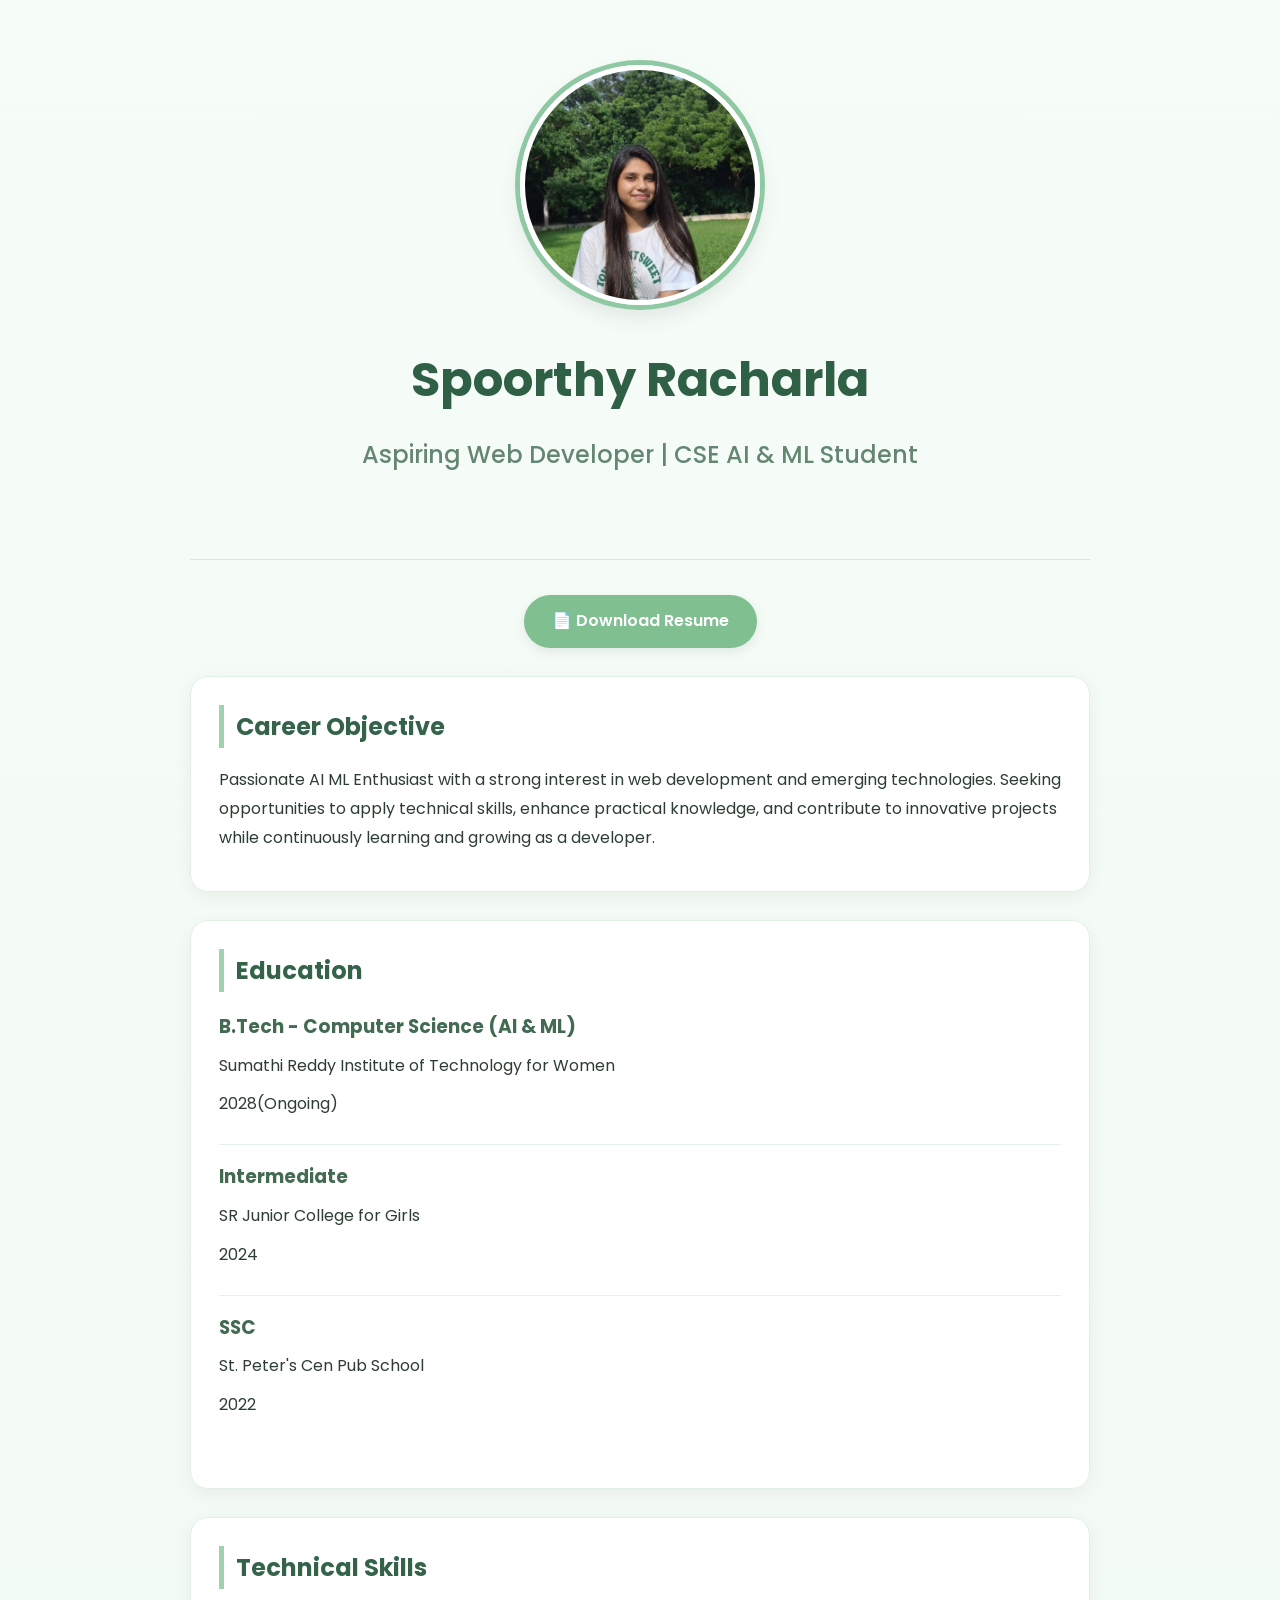
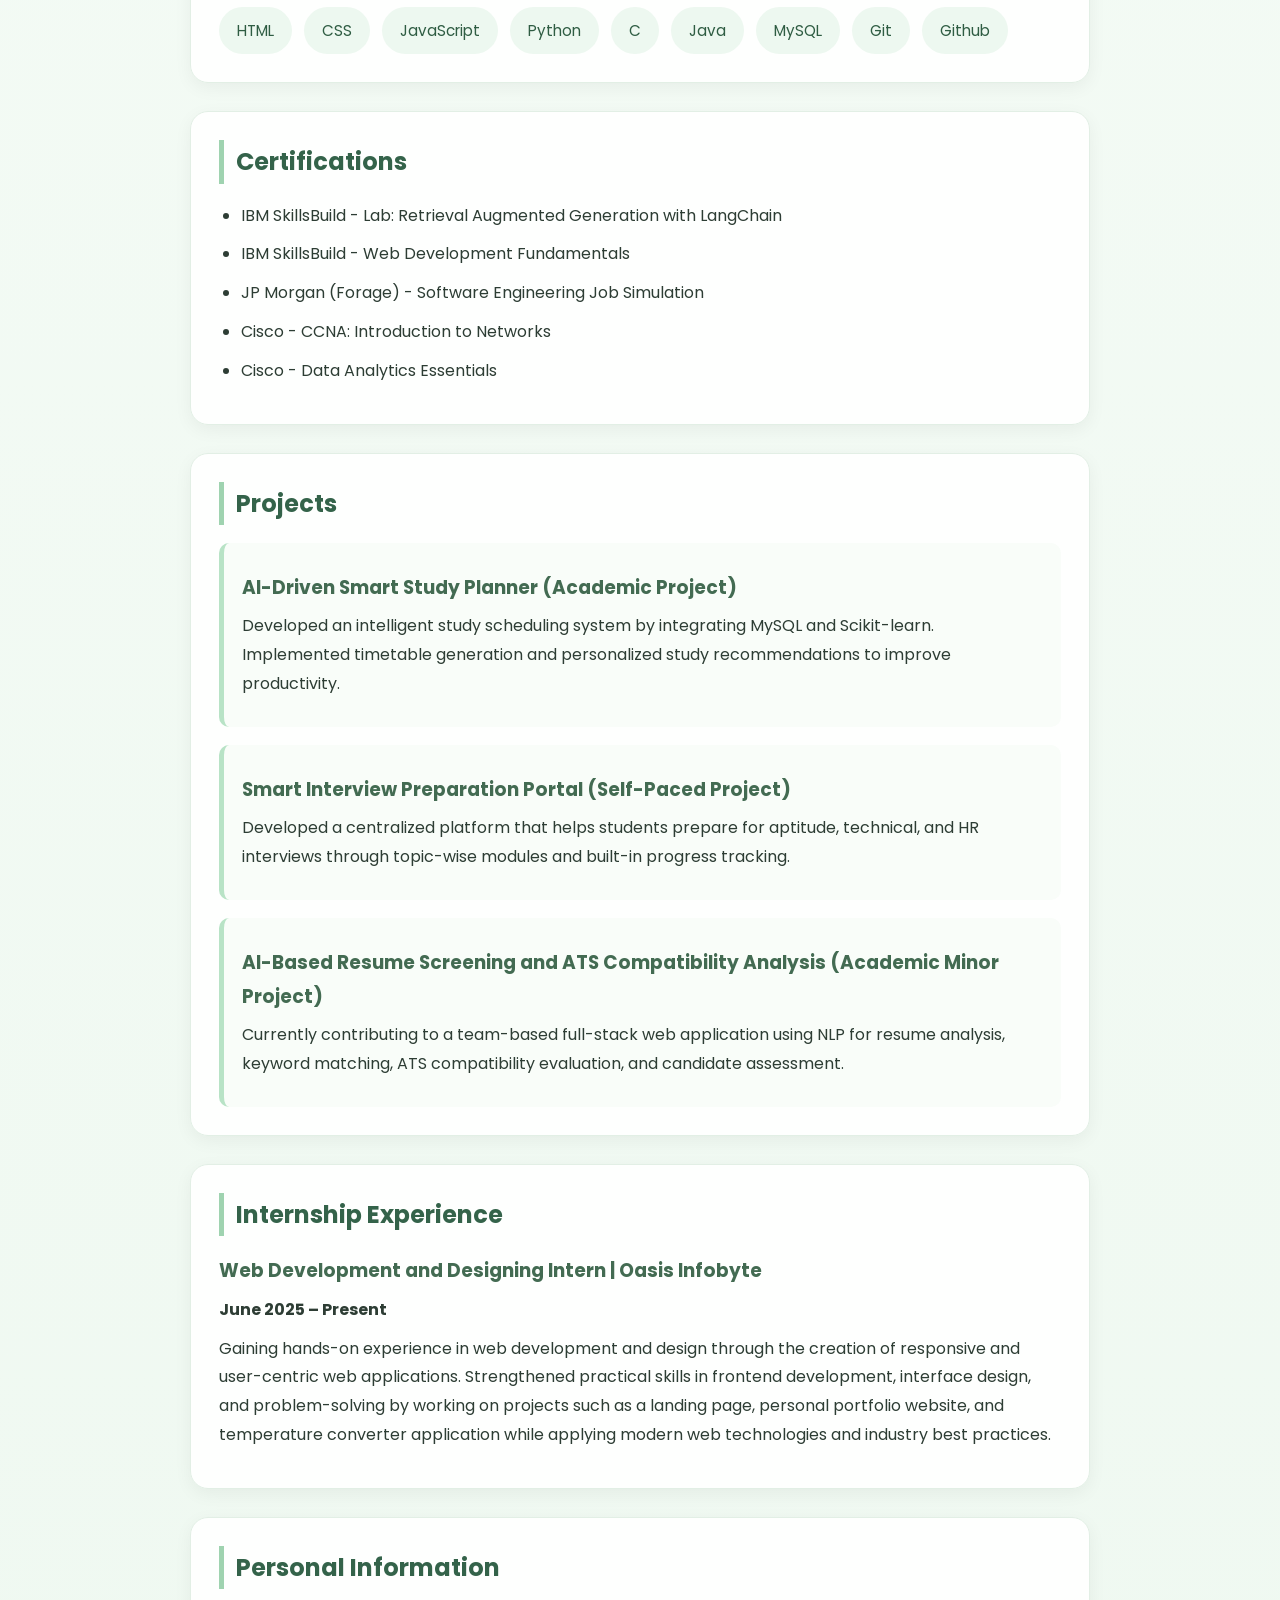
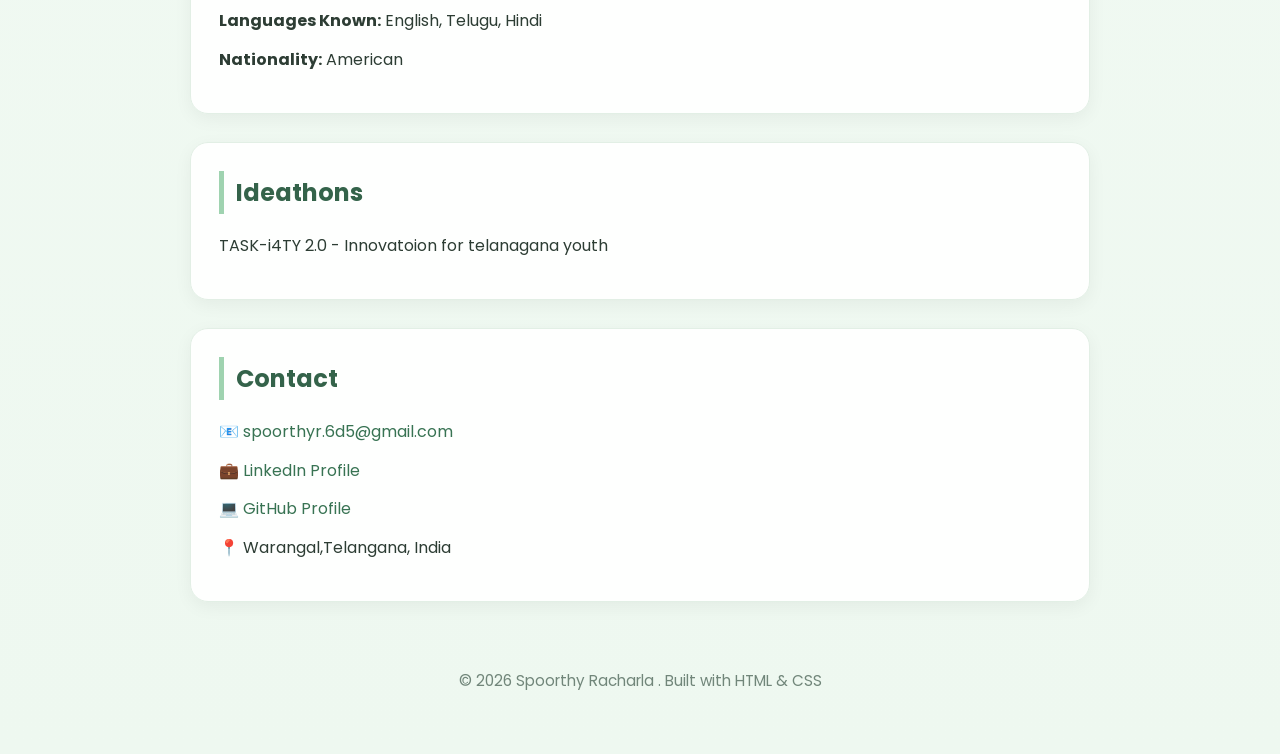
<file: WebDev-L2-Personal Portfolio/index.html>
<!DOCTYPE html>
<html lang="en">
<head>
    <meta charset="UTF-8">
    <meta name="viewport" content="width=device-width, initial-scale=1.0">
    <title>Spoorthy Racharla | Portfolio</title>

    <!-- CSS -->
    <link rel="stylesheet" href="style.css">

    <!-- Google Font -->
    <link rel="preconnect" href="https://fonts.googleapis.com">
    <link rel="preconnect" href="https://fonts.gstatic.com" crossorigin>
    <link
        href="https://fonts.googleapis.com/css2?family=Poppins:wght@300;400;500;600;700&display=swap"
        rel="stylesheet">
</head>

<body>

    <!-- ================= HERO ================= -->

    <header class="hero">

        <img
            src="prof.png"
            alt="Spoorthy Racharla"
            class="profile-image"
        >

        <h1>Spoorthy Racharla</h1>

        <h2>Aspiring Web Developer | CSE AI & ML Student </h2>
        <div class="hero-contact">

        </div>

    </header>

    <hr class="section-divider">
    <div class="resume-btn-container">
    <a href="Resume 2.pdf"
       target="_blank"
       class="resume-btn">
        📄 Download Resume
    </a>
    </div>



    <!-- ================= CAREER OBJECTIVE ================= -->

    <section class="card">

        <h2>Career Objective</h2>

        <p>
            Passionate AI ML Enthusiast with
            a strong interest in web development and emerging technologies.
            Seeking opportunities to apply technical skills, enhance practical
            knowledge, and contribute to innovative projects while continuously
            learning and growing as a developer.
        </p>

    </section>
    <!-- ================= EDUCATION ================= -->

    <section class="card">

        <h2>Education</h2>

        <div class="education-item">

            <h3>B.Tech - Computer Science (AI & ML)</h3>

            <p>Sumathi Reddy Institute of Technology for Women</p>

            <p>2028(Ongoing)</p>

        </div>

        <div class="education-item">

            <h3>Intermediate</h3>

            <p>SR Junior College for Girls</p>

            <p>2024</p>

        </div>

        <div class="education-item">

            <h3>SSC</h3>

            <p>St. Peter's Cen Pub School</p>

            <p>2022</p>

        </div>

    </section>

    <!-- ================= TECHNICAL SKILLS ================= -->

    <section class="card">

        <h2>Technical Skills</h2>

        <div class="skills-grid">

            <div class="skill-box">HTML</div>

            <div class="skill-box">CSS</div>

            <div class="skill-box">JavaScript</div>

            <div class="skill-box">Python</div>

            <div class="skill-box">C</div>

            <div class="skill-box">Java</div>

            <div class="skill-box">MySQL</div>

            <div class="skill-box">Git </div>

            <div class="skill-box">Github </div>

        </div>

    </section>
    <!-- ================= CERTIFICATIONS ================= -->

    <section class="card">

        <h2>Certifications</h2>

        <ul>

            <li>IBM SkillsBuild - Lab: Retrieval Augmented Generation with LangChain</li>

            <li>IBM SkillsBuild - Web Development Fundamentals</li>

            <li>JP Morgan (Forage) - Software Engineering Job Simulation</li>

            <li>Cisco - CCNA: Introduction to Networks</li>

            <li>Cisco - Data Analytics Essentials</li>

        </ul>

    </section>


    <!-- ================= PROJECTS ================= -->

    <section class="card">

        <h2>Projects</h2>

        <div class="project">

            <h3>AI-Driven Smart Study Planner (Academic Project)</h3>

            <p>
                Developed an intelligent study scheduling system by integrating
                MySQL and Scikit-learn. Implemented timetable generation and
                personalized study recommendations to improve productivity.
            </p>

        </div>

        <div class="project">

            <h3>Smart Interview Preparation Portal (Self-Paced Project)</h3>

            <p>
                Developed a centralized platform that helps students prepare
                for aptitude, technical, and HR interviews through topic-wise
                modules and built-in progress tracking.
            </p>

        </div>

        <div class="project">

            <h3>
                AI-Based Resume Screening and ATS Compatibility Analysis
                (Academic Minor Project)
            </h3>

            <p>
                Currently contributing to a team-based full-stack web
                application using NLP for resume analysis, keyword matching,
                ATS compatibility evaluation, and candidate assessment.
            </p>

        </div>

    </section>

    <!-- ================= INTERNSHIP ================= -->

    <section class="card">

        <h2>Internship Experience</h2>

        <h3>Web Development and Designing Intern | Oasis Infobyte</h3>

        <p><strong>June 2025 – Present</strong></p>

        <p>
            Gaining hands-on experience in web development and design through
            the creation of responsive and user-centric web applications.
            Strengthened practical skills in frontend development, interface
            design, and problem-solving by working on projects such as a
            landing page, personal portfolio website, and temperature
            converter application while applying modern web technologies
            and industry best practices.
        </p>

    </section>
    
    <!-- ================= PERSONAL INFORMATION ================= -->

    <section class="card">

        <h2>Personal Information</h2>
        <p><strong>Languages Known:</strong> English, Telugu, Hindi</p>

        <p>
            <strong>Nationality:</strong> American
        </p>

    </section>
    <section class="card"> 
        <h2> Ideathons</h2>
        <p> TASK-i4TY 2.0 - Innovatoion for telanagana youth</p>
    </section>

<!-- ================= CONTACT ================= -->

<section class="card">

    <h2>Contact</h2>

    <p>
        📧
        <a href="mailto:spoorthyr.6d5@gmail.com">
            spoorthyr.6d5@gmail.com
        </a>
    </p>
    <p>
        💼
        <a href="https://www.linkedin.com/in/spoorthy-r-52669b342/"
           target="_blank">
            LinkedIn Profile
        </a>
    </p>

    <p>
        💻
        <a href="https://github.com/spoorthyr6d5"
           target="_blank">
            GitHub Profile
        </a>
    </p>
    <p>
        📍 Warangal,Telangana, India
    </p>
</section>



    <!-- ================= FOOTER ================= -->

    <footer>

        <p>
            © 2026 Spoorthy Racharla . Built with HTML & CSS
        </p>

    </footer>

</body>
</html>
</file>
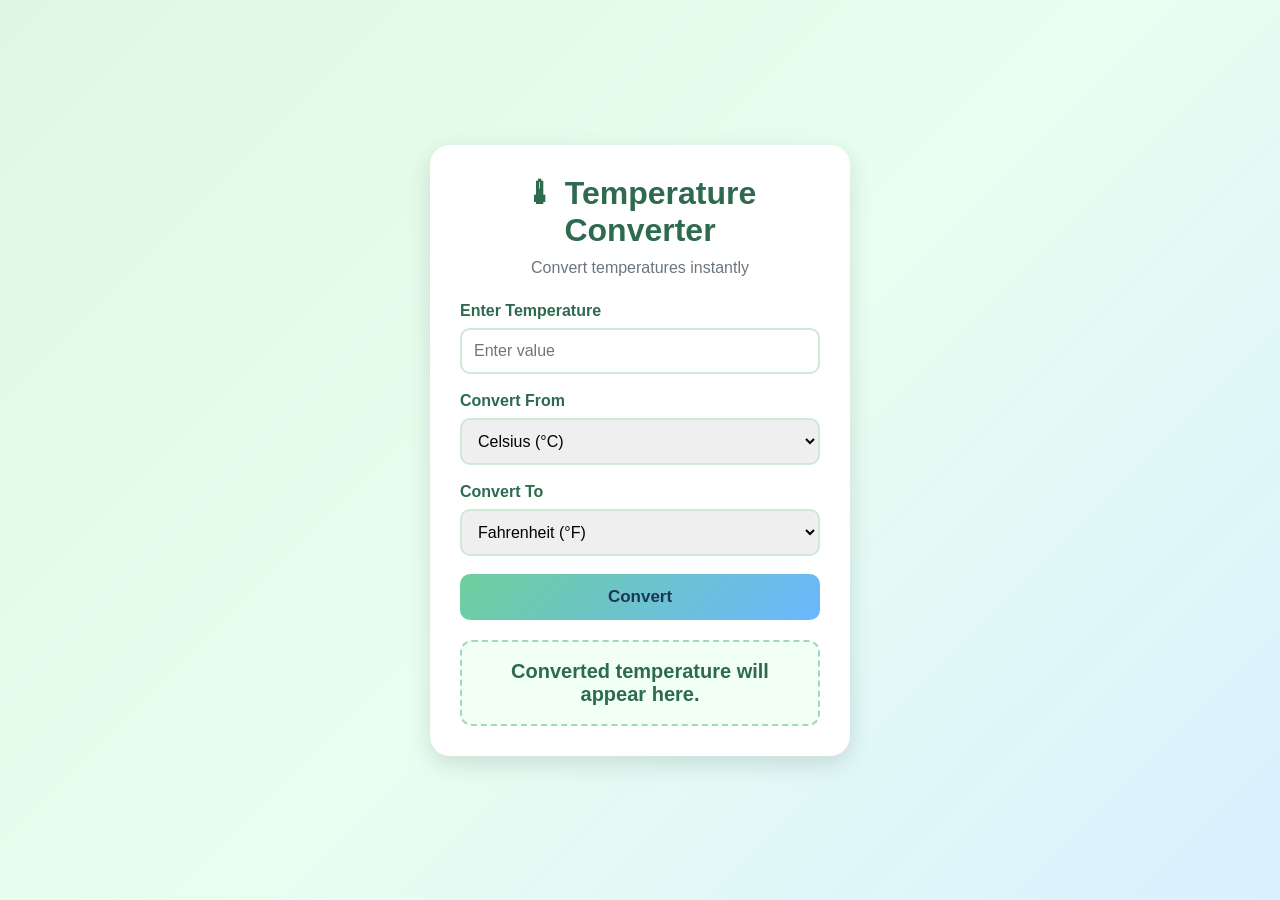
<file: WebDev-L3-Temperature Converter Website/index.html>
<!DOCTYPE html>
<html lang="en">
<head>
    <meta charset="UTF-8">
    <meta name="viewport" content="width=device-width, initial-scale=1.0">
    <title>Temperature Converter</title>
    <link rel="stylesheet" href="style.css">
</head>
<body>

<div class="container">
    <div class="card">
        <h1>🌡 Temperature Converter</h1>
        <p class="subtitle">Convert temperatures instantly</p>

        <div class="input-group">
            <label for="temperature">Enter Temperature</label>
            <input type="text" id="temperature" placeholder="Enter value">
        </div>

        <div class="input-group">
            <label for="fromUnit">Convert From</label>
            <select id="fromUnit">
                <option value="celsius">Celsius (°C)</option>
                <option value="fahrenheit">Fahrenheit (°F)</option>
                <option value="kelvin">Kelvin (K)</option>
            </select>
        </div>

        <div class="input-group">
            <label for="toUnit">Convert To</label>
            <select id="toUnit">
                <option value="fahrenheit">Fahrenheit (°F)</option>
                <option value="celsius">Celsius (°C)</option>
                <option value="kelvin">Kelvin (K)</option>
            </select>
        </div>

        <button id="convertBtn">Convert</button>

        <div class="result-box" id="result">
            Converted temperature will appear here.
        </div>
    </div>
</div>

<script src="script.js"></script>
</body>
</html>
</file>
<file: WebDev-L2-Personal Portfolio/style.css>
/* ===========================
   RESET
=========================== */

* {
    margin: 0;
    padding: 0;
    box-sizing: border-box;
}

html {
    scroll-behavior: smooth;
}

/* ===========================
   BODY
=========================== */

body {
    font-family: "Poppins", sans-serif;
    background: linear-gradient(to bottom, #f6fcf7, #eef8f0);
    color: #2d3d34;
    line-height: 1.8;
    padding: 35px 15px;
}

/* ===========================
   HERO
=========================== */

.hero {
    max-width: 900px;
    margin: auto;
    text-align: center;
    padding: 30px 20px;
    animation: fadeUp 0.8s ease;
}

.profile-image {
    width: 240px;
    height: 240px;
    object-fit: cover;
    border-radius: 50%;

    border: 5px solid white;

    box-shadow:
        0 0 0 5px #8fc9a3,
        0 10px 25px rgba(0, 0, 0, 0.1);

    transition: all 0.3s ease;
}

.profile-image:hover {
    transform: scale(1.05);
}

/* Resume Button */

.resume-btn-container {
    display: flex;
    justify-content: center;
    align-items: center;
    margin-top: 25px;
    margin-bottom: 15px;
}

.resume-btn {
    display: inline-block;
    padding: 12px 28px;

    background: #7fbf90;
    color: lab(100% 0.01 -0.01);

    border-radius: 30px;

    font-weight: 600;

    text-decoration: none;

    transition: all 0.3s ease;

    box-shadow: 0 4px 12px rgba(0,0,0,0.08);
}

.resume-btn:hover {
    background: #5ca873;
    transform: translateY(-2px);
    box-shadow: 0 8px 18px rgba(0,0,0,0.12);
}



.hero h1 {
    margin-top: 22px;
    font-size: 3rem;
    color: #2f6045;
}

.hero h2 {
    margin-top: 10px;
    font-weight: 500;
    color: #658772;
}

.hero-text {
    margin: 20px auto;
    max-width: 650px;
    color: #56665d;
    font-size: 1rem;
}

.hero-contact {
    margin-top: 18px;
}

.hero-contact p {
    margin: 8px 0;
}

/* ===========================
   LINKS
=========================== */

a {
    color: #387353;
    text-decoration: none;
    transition: 0.3s;
}

a:hover {
    color: #59a174;
}

/* ===========================
   DIVIDER
=========================== */

.section-divider {
    max-width: 900px;
    margin: 35px auto;
    border: none;
    height: 1px;
    background: #d7eadb;
}

/* ===========================
   CARD
=========================== */

.card {

    max-width: 900px;

    margin: 28px auto;

    padding: 28px;

    background: rgba(255, 255, 255, 0.95);

    border-radius: 18px;

    border: 1px solid #e2efe5;

    box-shadow:
        0 5px 18px rgba(0, 0, 0, 0.05);

    transition:
        transform 0.3s ease,
        box-shadow 0.3s ease;

    animation: fadeUp 0.8s ease;
}

.card:hover {

    transform: translateY(-4px);

    box-shadow:
        0 10px 28px rgba(86, 126, 101, 0.12);
}

/* ===========================
   HEADINGS
=========================== */

.card h2 {

    color: #34634a;

    border-left: 5px solid #9fd3b0;

    padding-left: 12px;

    margin-bottom: 18px;
}

.card h3 {

    color: #436b52;

    margin-bottom: 8px;

    margin-top: 10px;
}

.card p {

    margin-bottom: 10px;
}

/* ===========================
   SKILLS
=========================== */

.skills-grid {

    display: flex;

    flex-wrap: wrap;

    gap: 12px;

    margin-top: 18px;
}

.skill-box {

    background: #edf8f0;

    color: #2f5d43;

    padding: 10px 18px;

    border-radius: 30px;

    transition: 0.3s ease;

    cursor: default;

    font-size: 0.95rem;
}

.skill-box:hover {

    background: #d7efdf;

    transform: scale(1.05);
}

/* ===========================
   PROJECTS
=========================== */

.project {

    margin-top: 18px;

    padding: 18px;

    background: #f9fdf9;

    border-left: 5px solid #b8e3c6;

    border-radius: 10px;

    transition: 0.3s ease;
}

.project:hover {

    border-left-color: #68af84;

    transform: translateX(5px);
}

/* ===========================
   EDUCATION
=========================== */

.education-item {

    padding-bottom: 15px;

    margin-bottom: 15px;

    border-bottom: 1px solid #e5f0e7;
}

.education-item:last-child {

    border-bottom: none;
}

/* ===========================
   LISTS
=========================== */

ul {

    padding-left: 22px;
}

li {

    margin: 10px 0;
}

/* ===========================
   FOOTER
=========================== */

footer {

    max-width: 900px;

    margin: 40px auto 0;

    text-align: center;

    padding: 25px;

    color: #71867a;

    font-size: 0.95rem;
}

/* ===========================
   SCROLLBAR
=========================== */

::-webkit-scrollbar {
    width: 8px;
}

::-webkit-scrollbar-track {
    background: #edf7ef;
}

::-webkit-scrollbar-thumb {
    background: #b7d8c1;
    border-radius: 10px;
}

::-webkit-scrollbar-thumb:hover {
    background: #8ebd9d;
}

/* ===========================
   FADE ANIMATION
=========================== */

@keyframes fadeUp {

    from {

        opacity: 0;

        transform: translateY(18px);
    }

    to {

        opacity: 1;

        transform: translateY(0);
    }
}

/* ===========================
   RESPONSIVE
=========================== */

@media (max-width: 768px) {

    body {
        padding: 20px 10px;
    }

    .hero h1 {
        font-size: 2.2rem;
    }

    .hero h2 {
        font-size: 1.1rem;
    }

    .hero-text {
        font-size: 0.95rem;
    }

    .profile-image {
        width: 145px;
        height: 145px;
    }

    .card {
        padding: 20px;
    }

    .skills-grid {
        justify-content: center;
    }
}
</file>
<file: WebDev-L3-Temperature Converter Website/style.css>
*{
    margin:0;
    padding:0;
    box-sizing:border-box;
    font-family:'Segoe UI',sans-serif;
}

body{
    min-height:100vh;
    display:flex;
    justify-content:center;
    align-items:center;
    background:linear-gradient(
        135deg,
        #dff7e2,
        #e8fff0,
        #d9f0ff
    );
}

.card{
    width:420px;
    background:white;
    padding:30px;
    border-radius:20px;
    box-shadow:0 8px 25px rgba(0,0,0,0.12);
}

h1{
    text-align:center;
    color:#2d6a4f;
}

.subtitle{
    text-align:center;
    color:#6c757d;
    margin:10px 0 25px;
}

.input-group{
    margin-bottom:18px;
}

label{
    display:block;
    margin-bottom:8px;
    font-weight:600;
    color:#2d6a4f;
}

input,
select{
    width:100%;
    padding:12px;
    border:2px solid #cfe9d5;
    border-radius:10px;
    font-size:16px;
}

input:focus,
select:focus{
    outline:none;
    border-color:#6ecf9c;
}

button{
    width:100%;
    padding:13px;
    border:none;
    border-radius:10px;
    background:linear-gradient(
        135deg,
        #6ecf9c,
        #6ab7ff
    );
    color:#1d3557;
    font-size:17px;
    font-weight:bold;
    cursor:pointer;
}

button:hover{
    transform:translateY(-2px);
}

.result-box{
    margin-top:20px;
    padding:18px;
    text-align:center;
    background:#f1fff5;
    border:2px dashed #9fd8bf;
    border-radius:12px;
    font-size:20px;
    font-weight:600;
    color:#2d6a4f;
}
</file>
